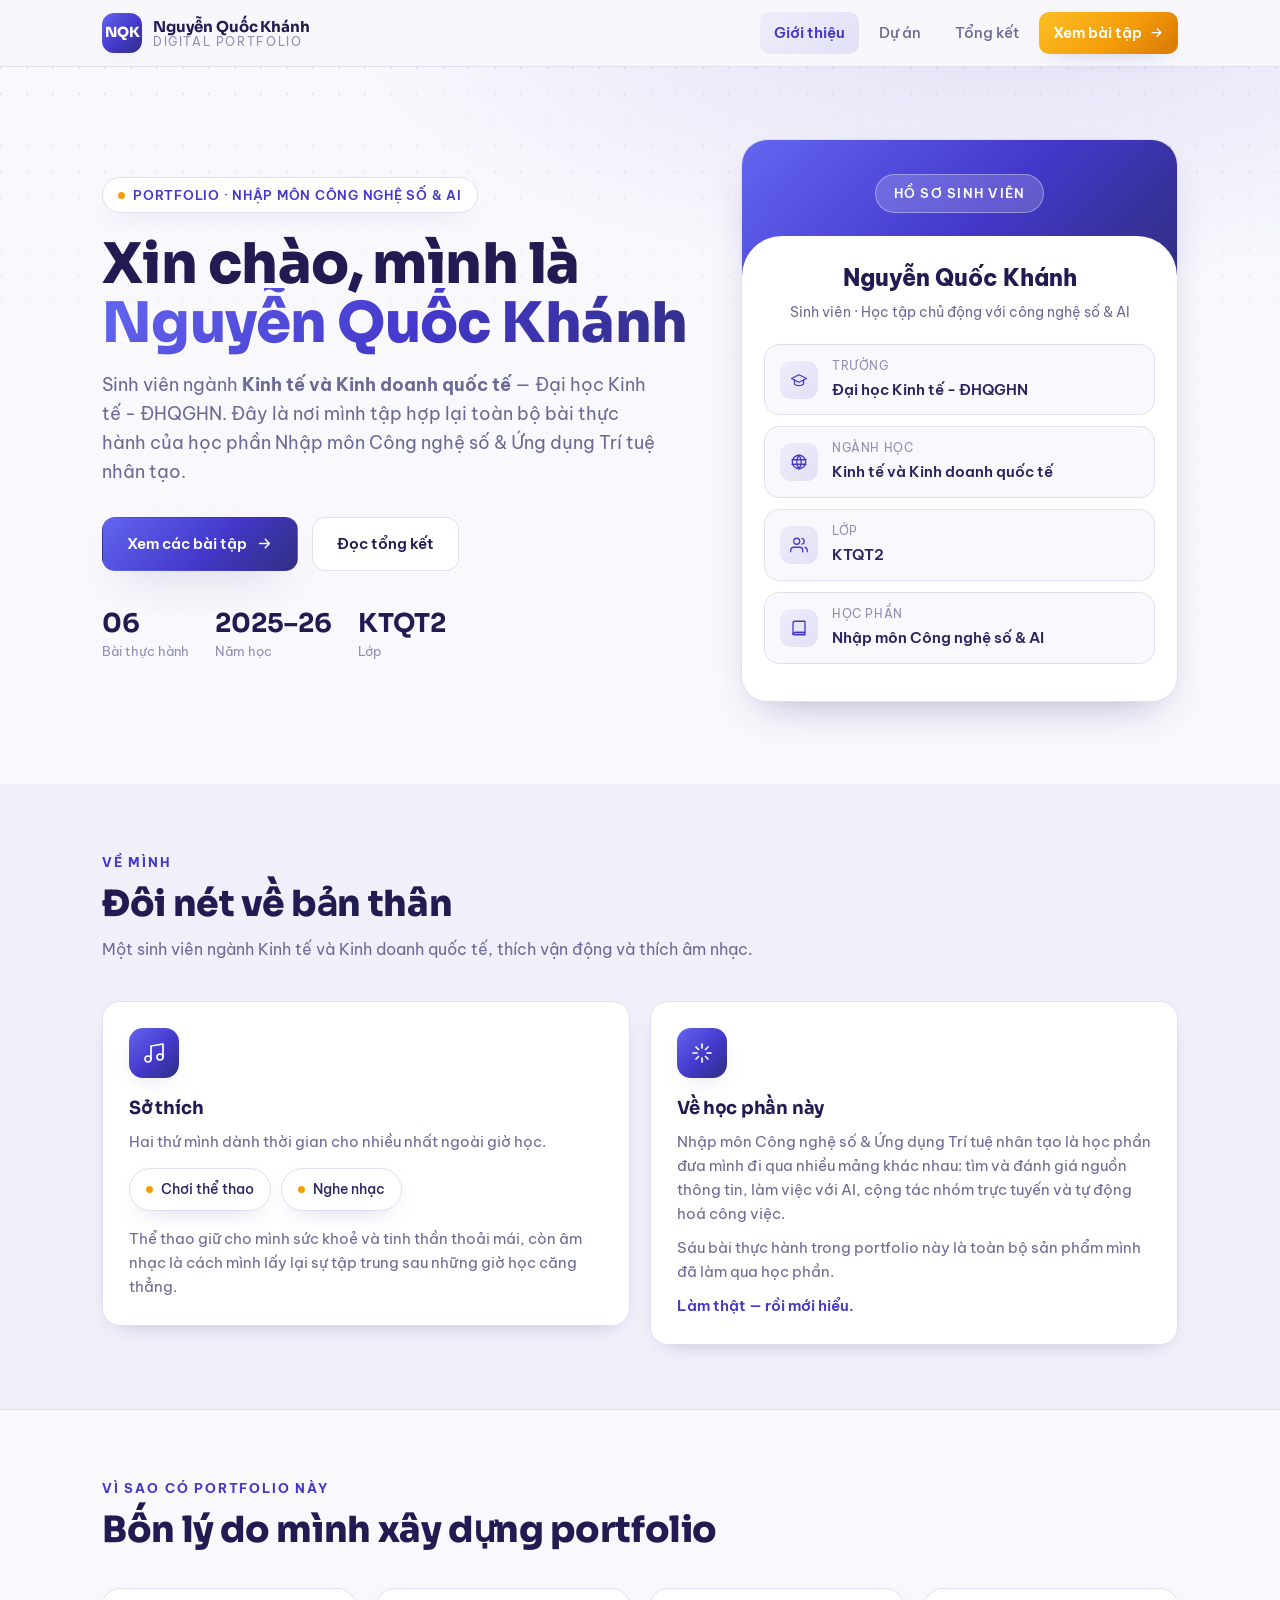
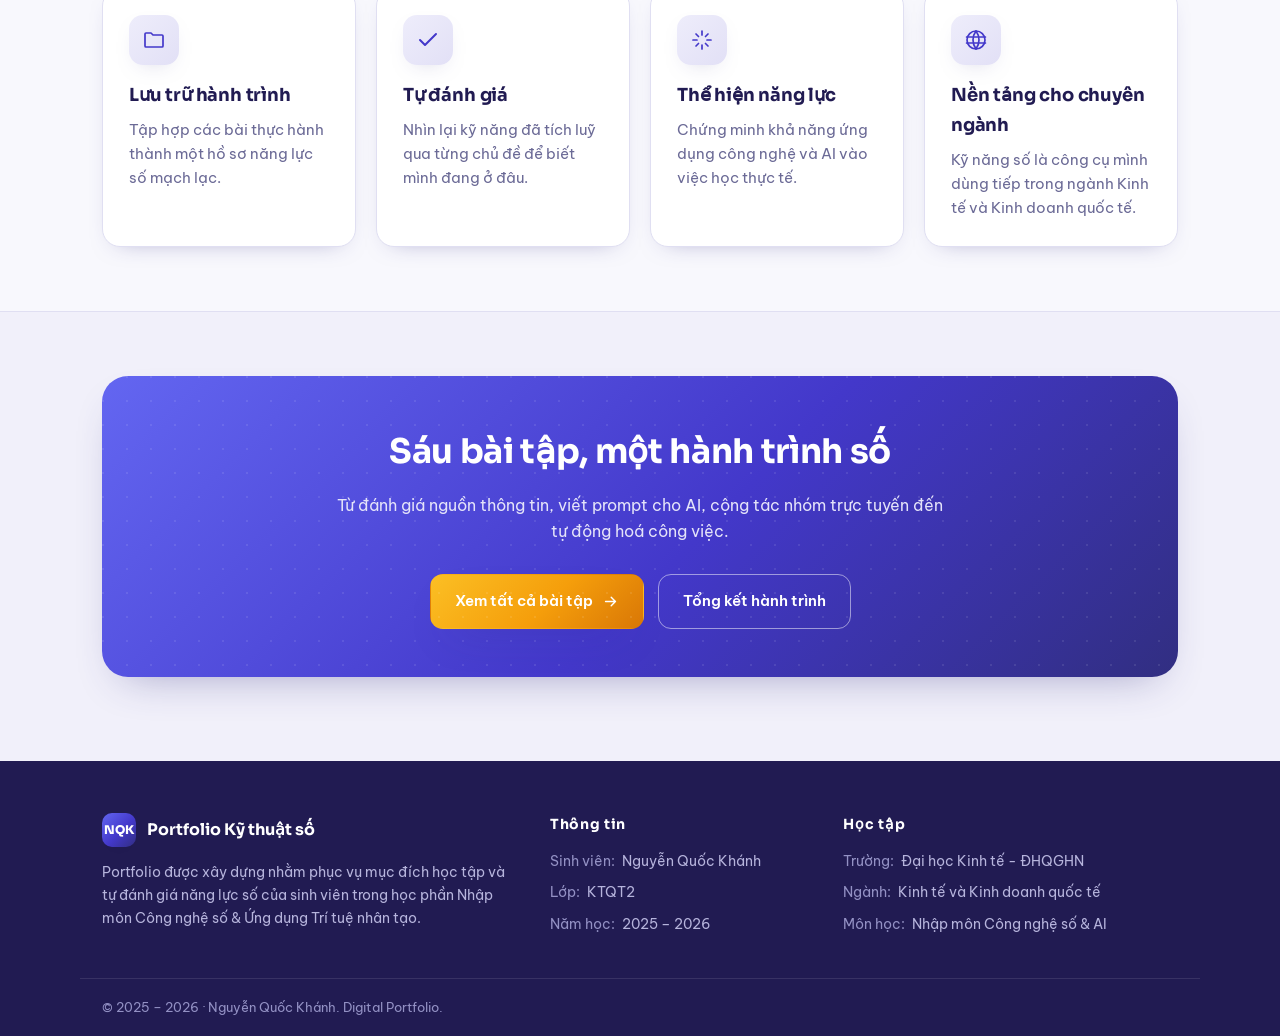
<file: index.html>
<!DOCTYPE html>
<html lang="vi">
<head>
<meta charset="UTF-8">
<meta name="viewport" content="width=device-width, initial-scale=1.0">
<title>Giới thiệu · Nguyễn Quốc Khánh</title>
<link rel="preconnect" href="https://fonts.googleapis.com">
<link rel="preconnect" href="https://fonts.gstatic.com" crossorigin>
<link href="https://fonts.googleapis.com/css2?family=Sora:wght@500;600;700;800&family=Be+Vietnam+Pro:wght@400;500;600;700&display=swap" rel="stylesheet">
<link rel="stylesheet" href="style.css">
</head>
<body><header class="nav">
  <div class="wrap nav-in">
    <a class="brand" href="index.html">
      <span class="brand-badge">NQK</span>
      <span class="brand-txt"><b>Nguyễn Quốc Khánh</b><em>Digital Portfolio</em></span>
    </a>
    <input type="checkbox" id="navtog" class="navtog">
    <label for="navtog" class="burger" aria-label="Menu"><span></span><span></span><span></span></label>
    <nav class="menu">
      <a href="index.html" class="active">Giới thiệu</a>
      <a href="du-an.html">Dự án</a>
      <a href="tong-ket.html">Tổng kết</a>
      <a class="menu-cta" href="du-an.html">Xem bài tập <svg viewBox="0 0 24 24" fill="none" stroke="currentColor" stroke-width="2" stroke-linecap="round" stroke-linejoin="round"><path d="M5 12h14M13 6l6 6-6 6"/></svg></a>
    </nav>
  </div>
</header>
<section class="hero">
  <div class="wrap hero-in">
    <div>
      <span class="eyebrow"><b></b>Portfolio · Nhập môn Công nghệ số &amp; AI</span>
      <h1>Xin chào, mình là<br><span class="g">Nguyễn Quốc Khánh</span></h1>
      <p class="lead">Sinh viên ngành <b>Kinh tế và Kinh doanh quốc tế</b> — Đại học Kinh tế - ĐHQGHN. Đây là nơi mình tập hợp lại toàn bộ bài thực hành của học phần Nhập môn Công nghệ số &amp; Ứng dụng Trí tuệ nhân tạo.</p>
      <div class="cta">
        <a class="btn btn-primary" href="du-an.html">Xem các bài tập <svg viewBox="0 0 24 24" fill="none" stroke="currentColor" stroke-width="2" stroke-linecap="round" stroke-linejoin="round"><path d="M5 12h14M13 6l6 6-6 6"/></svg></a>
        <a class="btn btn-ghost" href="tong-ket.html">Đọc tổng kết</a>
      </div>
      <div class="hero-stats">
        <div class="st"><b>06</b><span>Bài thực hành</span></div>
        <div class="st"><b>2025–26</b><span>Năm học</span></div>
        <div class="st"><b>KTQT2</b><span>Lớp</span></div>
      </div>
    </div>
    <div class="pcard">
      <div class="pcard-top noava"><span class="pcard-tag">Hồ sơ sinh viên</span></div>
      <div class="pcard-body noava">
        <div class="pcard-name">Nguyễn Quốc Khánh</div>
        <div class="pcard-role">Sinh viên · Học tập chủ động với công nghệ số &amp; AI</div>
        <div class="prow"><div class="pi"><svg viewBox="0 0 24 24" fill="none" stroke="currentColor" stroke-width="1.7" stroke-linecap="round" stroke-linejoin="round"><path d="M22 10 12 5 2 10l10 5 10-5Z"/><path d="M6 12v5c0 1 2.7 2.5 6 2.5s6-1.5 6-2.5v-5"/></svg></div><div class="pt"><span>Trường</span><b>Đại học Kinh tế - ĐHQGHN</b></div></div>
        <div class="prow"><div class="pi"><svg viewBox="0 0 24 24" fill="none" stroke="currentColor" stroke-width="1.7" stroke-linecap="round" stroke-linejoin="round"><circle cx="12" cy="12" r="9"/><path d="M2.6 9h18.8M2.6 15h18.8M12 3a15 15 0 0 1 0 18M12 3a15 15 0 0 0 0 18"/></svg></div><div class="pt"><span>Ngành học</span><b>Kinh tế và Kinh doanh quốc tế</b></div></div>
        <div class="prow"><div class="pi"><svg viewBox="0 0 24 24" fill="none" stroke="currentColor" stroke-width="1.7" stroke-linecap="round" stroke-linejoin="round"><path d="M17 21v-2a4 4 0 0 0-4-4H5a4 4 0 0 0-4 4v2"/><circle cx="9" cy="7" r="4"/><path d="M23 21v-2a4 4 0 0 0-3-3.87M16 3.13a4 4 0 0 1 0 7.75"/></svg></div><div class="pt"><span>Lớp</span><b>KTQT2</b></div></div>
        <div class="prow"><div class="pi"><svg viewBox="0 0 24 24" fill="none" stroke="currentColor" stroke-width="1.7" stroke-linecap="round" stroke-linejoin="round"><path d="M4 5.5A2.5 2.5 0 0 1 6.5 3H20v15H6.5A2.5 2.5 0 0 0 4 20.5Z"/><path d="M4 20.5A2.5 2.5 0 0 1 6.5 18H20v3H6.5A2.5 2.5 0 0 1 4 20.5Z"/></svg></div><div class="pt"><span>Học phần</span><b>Nhập môn Công nghệ số &amp; AI</b></div></div>
        
      </div>
    </div>
  </div>
</section>

<section class="blk">
  <div class="wrap">
    <div class="sec-head"><span class="tag">Về mình</span><h2>Đôi nét về bản thân</h2>
      <p>Một sinh viên ngành Kinh tế và Kinh doanh quốc tế, thích vận động và thích âm nhạc.</p></div>
    <div class="grid g2" style="align-items:start">
      <div class="card">
        <div class="ic"><svg viewBox="0 0 24 24" fill="none" stroke="currentColor" stroke-width="1.7" stroke-linecap="round" stroke-linejoin="round"><path d="M9 18V5l12-2v13"/><circle cx="6" cy="18" r="3"/><circle cx="18" cy="16" r="3"/></svg></div>
        <h3>Sở thích</h3>
        <p style="margin-bottom:14px">Hai thứ mình dành thời gian cho nhiều nhất ngoài giờ học.</p>
        <div class="chips"><span class="chip"><span class="d"></span>Chơi thể thao</span><span class="chip"><span class="d"></span>Nghe nhạc</span></div>
        <p style="margin-top:16px;font-size:14.5px">Thể thao giữ cho mình sức khoẻ và tinh thần thoải mái, còn âm nhạc là cách mình lấy lại sự tập trung sau những giờ học căng thẳng.</p>
      </div>
      <div class="card">
        <div class="ic"><svg viewBox="0 0 24 24" fill="none" stroke="currentColor" stroke-width="1.7" stroke-linecap="round" stroke-linejoin="round"><path d="M12 3v4M12 17v4M3 12h4M17 12h4M6 6l2.5 2.5M15.5 15.5 18 18M18 6l-2.5 2.5M8.5 15.5 6 18"/></svg></div>
        <h3>Về học phần này</h3>
        <p>Nhập môn Công nghệ số &amp; Ứng dụng Trí tuệ nhân tạo là học phần đưa mình đi qua nhiều mảng khác nhau: tìm và đánh giá nguồn thông tin, làm việc với AI, cộng tác nhóm trực tuyến và tự động hoá công việc.</p>
        <p style="margin-top:10px">Sáu bài thực hành trong portfolio này là toàn bộ sản phẩm mình đã làm qua học phần.</p>
        <p style="margin-top:10px;color:var(--sky2);font-weight:600">Làm thật — rồi mới hiểu.</p>
      </div>
    </div>
  </div>
</section>

<section class="blk" style="background:var(--bg2);border-block:1px solid var(--line)">
  <div class="wrap">
    <div class="sec-head"><span class="tag">Vì sao có portfolio này</span><h2>Bốn lý do mình xây dựng portfolio</h2></div>
    <div class="grid g4">
      <div class="card"><div class="ic soft"><svg viewBox="0 0 24 24" fill="none" stroke="currentColor" stroke-width="1.7" stroke-linecap="round" stroke-linejoin="round"><path d="M4 5h5l2 2h9a1 1 0 0 1 1 1v10a1 1 0 0 1-1 1H4a1 1 0 0 1-1-1V6a1 1 0 0 1 1-1Z"/></svg></div><h3>Lưu trữ hành trình</h3><p>Tập hợp các bài thực hành thành một hồ sơ năng lực số mạch lạc.</p></div>
      <div class="card"><div class="ic soft"><svg viewBox="0 0 24 24" fill="none" stroke="currentColor" stroke-width="2" stroke-linecap="round" stroke-linejoin="round"><path d="M20 6 9 17l-5-5"/></svg></div><h3>Tự đánh giá</h3><p>Nhìn lại kỹ năng đã tích luỹ qua từng chủ đề để biết mình đang ở đâu.</p></div>
      <div class="card"><div class="ic soft"><svg viewBox="0 0 24 24" fill="none" stroke="currentColor" stroke-width="1.7" stroke-linecap="round" stroke-linejoin="round"><path d="M12 3v4M12 17v4M3 12h4M17 12h4M6 6l2.5 2.5M15.5 15.5 18 18M18 6l-2.5 2.5M8.5 15.5 6 18"/></svg></div><h3>Thể hiện năng lực</h3><p>Chứng minh khả năng ứng dụng công nghệ và AI vào việc học thực tế.</p></div>
      <div class="card"><div class="ic soft"><svg viewBox="0 0 24 24" fill="none" stroke="currentColor" stroke-width="1.7" stroke-linecap="round" stroke-linejoin="round"><circle cx="12" cy="12" r="9"/><path d="M2.6 9h18.8M2.6 15h18.8M12 3a15 15 0 0 1 0 18M12 3a15 15 0 0 0 0 18"/></svg></div><h3>Nền tảng cho chuyên ngành</h3><p>Kỹ năng số là công cụ mình dùng tiếp trong ngành Kinh tế và Kinh doanh quốc tế.</p></div>
    </div>
  </div>
</section>

<section class="blk">
  <div class="wrap">
    <div class="band">
      <h2>Sáu bài tập, một hành trình số</h2>
      <p>Từ đánh giá nguồn thông tin, viết prompt cho AI, cộng tác nhóm trực tuyến đến tự động hoá công việc.</p>
      <div class="cta" style="justify-content:center">
        <a class="btn btn-warm" href="du-an.html">Xem tất cả bài tập <svg viewBox="0 0 24 24" fill="none" stroke="currentColor" stroke-width="2" stroke-linecap="round" stroke-linejoin="round"><path d="M5 12h14M13 6l6 6-6 6"/></svg></a>
        <a class="btn btn-ghost" href="tong-ket.html">Tổng kết hành trình</a>
      </div>
    </div>
  </div>
</section>
<footer class="foot">
  <div class="wrap foot-in">
    <div class="foot-col">
      <div class="foot-brand"><span class="brand-badge sm">NQK</span><b>Portfolio Kỹ thuật số</b></div>
      <p>Portfolio được xây dựng nhằm phục vụ mục đích học tập và tự đánh giá năng lực số của sinh viên trong học phần Nhập môn Công nghệ số &amp; Ứng dụng Trí tuệ nhân tạo.</p>
    </div>
    <div class="foot-col">
      <h4>Thông tin</h4>
      <p><span>Sinh viên:</span> Nguyễn Quốc Khánh</p>
      <p><span>Lớp:</span> KTQT2</p>
      <p><span>Năm học:</span> 2025 – 2026</p>
    </div>
    <div class="foot-col">
      <h4>Học tập</h4>
      <p><span>Trường:</span> Đại học Kinh tế - ĐHQGHN</p>
      <p><span>Ngành:</span> Kinh tế và Kinh doanh quốc tế</p>
      <p><span>Môn học:</span> Nhập môn Công nghệ số &amp; AI</p>
    </div>
  </div>
  <div class="wrap foot-bar">&copy; 2025 – 2026 · Nguyễn Quốc Khánh. Digital Portfolio.</div>
</footer>
</body>
</html>
</file>
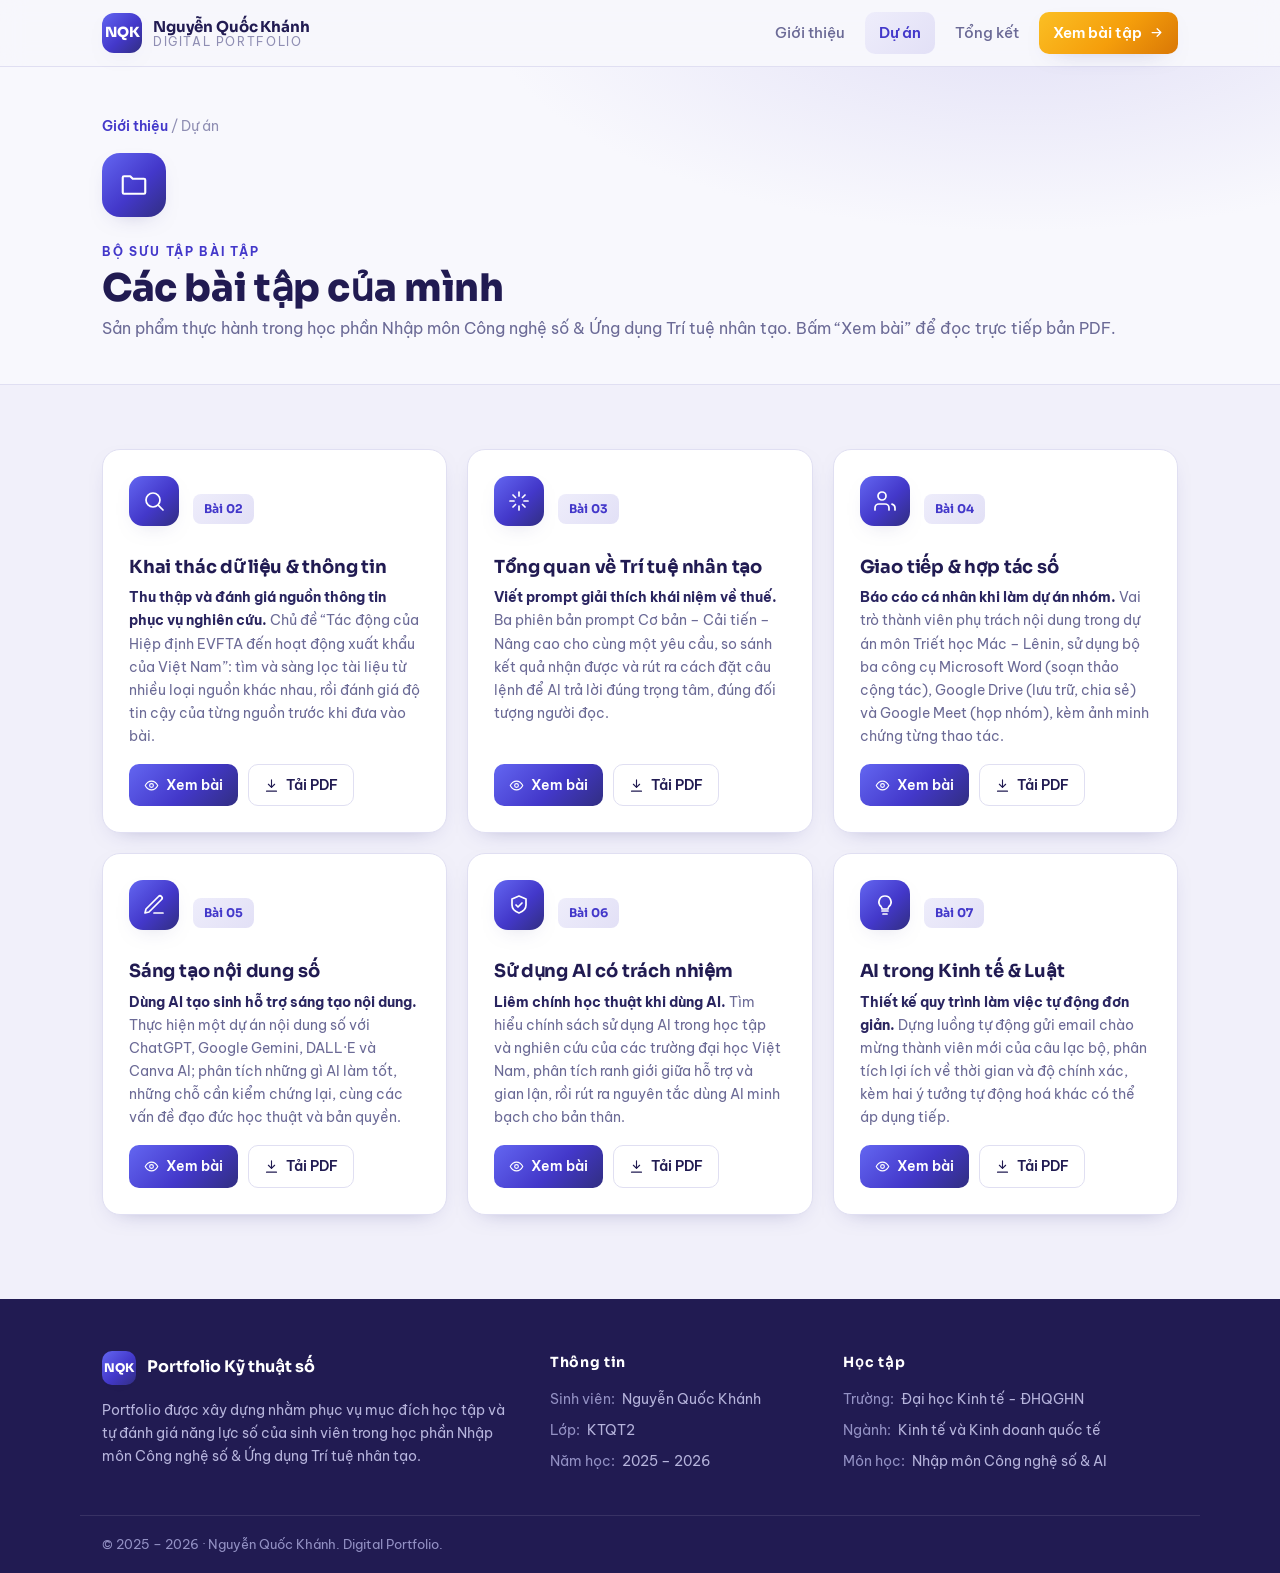
<file: du-an.html>
<!DOCTYPE html>
<html lang="vi">
<head>
<meta charset="UTF-8">
<meta name="viewport" content="width=device-width, initial-scale=1.0">
<title>Dự án · Nguyễn Quốc Khánh</title>
<link rel="preconnect" href="https://fonts.googleapis.com">
<link rel="preconnect" href="https://fonts.gstatic.com" crossorigin>
<link href="https://fonts.googleapis.com/css2?family=Sora:wght@500;600;700;800&family=Be+Vietnam+Pro:wght@400;500;600;700&display=swap" rel="stylesheet">
<link rel="stylesheet" href="style.css">
</head>
<body><header class="nav">
  <div class="wrap nav-in">
    <a class="brand" href="index.html">
      <span class="brand-badge">NQK</span>
      <span class="brand-txt"><b>Nguyễn Quốc Khánh</b><em>Digital Portfolio</em></span>
    </a>
    <input type="checkbox" id="navtog" class="navtog">
    <label for="navtog" class="burger" aria-label="Menu"><span></span><span></span><span></span></label>
    <nav class="menu">
      <a href="index.html">Giới thiệu</a>
      <a href="du-an.html" class="active">Dự án</a>
      <a href="tong-ket.html">Tổng kết</a>
      <a class="menu-cta" href="du-an.html">Xem bài tập <svg viewBox="0 0 24 24" fill="none" stroke="currentColor" stroke-width="2" stroke-linecap="round" stroke-linejoin="round"><path d="M5 12h14M13 6l6 6-6 6"/></svg></a>
    </nav>
  </div>
</header>
<section class="bhero"><div class="wrap bhero-in">
  <div class="crumb"><a href="index.html">Giới thiệu</a> / Dự án</div>
  <div class="bhead"><div class="ic"><svg viewBox="0 0 24 24" fill="none" stroke="currentColor" stroke-width="1.7" stroke-linecap="round" stroke-linejoin="round"><path d="M4 5h5l2 2h9a1 1 0 0 1 1 1v10a1 1 0 0 1-1 1H4a1 1 0 0 1-1-1V6a1 1 0 0 1 1-1Z"/></svg></div><div class="bt">
    <span class="tag">Bộ sưu tập bài tập</span>
    <h1>Các bài tập của mình</h1>
    <div class="sub">Sản phẩm thực hành trong học phần Nhập môn Công nghệ số &amp; Ứng dụng Trí tuệ nhân tạo. Bấm “Xem bài” để đọc trực tiếp bản PDF.</div>
  </div></div>
</div></section>
<section class="blk"><div class="wrap">
  <div class="grid g3"><div class="card pj">
      <div class="pj-top"><div class="ic"><svg viewBox="0 0 24 24" fill="none" stroke="currentColor" stroke-width="1.7" stroke-linecap="round" stroke-linejoin="round"><circle cx="11" cy="11" r="7"/><path d="m21 21-4.3-4.3"/></svg></div><span class="pj-badge">Bài 02</span></div>
      <h3>Khai thác dữ liệu &amp; thông tin</h3>
      <p><b style="color:var(--ink)">Thu thập và đánh giá nguồn thông tin phục vụ nghiên cứu.</b> Chủ đề “Tác động của Hiệp định EVFTA đến hoạt động xuất khẩu của Việt Nam”: tìm và sàng lọc tài liệu từ nhiều loại nguồn khác nhau, rồi đánh giá độ tin cậy của từng nguồn trước khi đưa vào bài.</p>
      <div class="pj-links">
        <a class="lk lk-view" href="pdf/bai-2.pdf" target="_blank" rel="noopener"><svg viewBox="0 0 24 24" fill="none" stroke="currentColor" stroke-width="1.8" stroke-linecap="round" stroke-linejoin="round"><path d="M2 12s3.6-7 10-7 10 7 10 7-3.6 7-10 7-10-7-10-7Z"/><circle cx="12" cy="12" r="3"/></svg> Xem bài</a>
        <a class="lk lk-dl" href="pdf/bai-2.pdf" download><svg viewBox="0 0 24 24" fill="none" stroke="currentColor" stroke-width="1.8" stroke-linecap="round" stroke-linejoin="round"><path d="M12 3v12M7 10l5 5 5-5M4 21h16"/></svg> Tải PDF</a>
      </div>
    </div><div class="card pj">
      <div class="pj-top"><div class="ic"><svg viewBox="0 0 24 24" fill="none" stroke="currentColor" stroke-width="1.7" stroke-linecap="round" stroke-linejoin="round"><path d="M12 3v4M12 17v4M3 12h4M17 12h4M6 6l2.5 2.5M15.5 15.5 18 18M18 6l-2.5 2.5M8.5 15.5 6 18"/></svg></div><span class="pj-badge">Bài 03</span></div>
      <h3>Tổng quan về Trí tuệ nhân tạo</h3>
      <p><b style="color:var(--ink)">Viết prompt giải thích khái niệm về thuế.</b> Ba phiên bản prompt Cơ bản – Cải tiến – Nâng cao cho cùng một yêu cầu, so sánh kết quả nhận được và rút ra cách đặt câu lệnh để AI trả lời đúng trọng tâm, đúng đối tượng người đọc.</p>
      <div class="pj-links">
        <a class="lk lk-view" href="pdf/bai-3.pdf" target="_blank" rel="noopener"><svg viewBox="0 0 24 24" fill="none" stroke="currentColor" stroke-width="1.8" stroke-linecap="round" stroke-linejoin="round"><path d="M2 12s3.6-7 10-7 10 7 10 7-3.6 7-10 7-10-7-10-7Z"/><circle cx="12" cy="12" r="3"/></svg> Xem bài</a>
        <a class="lk lk-dl" href="pdf/bai-3.pdf" download><svg viewBox="0 0 24 24" fill="none" stroke="currentColor" stroke-width="1.8" stroke-linecap="round" stroke-linejoin="round"><path d="M12 3v12M7 10l5 5 5-5M4 21h16"/></svg> Tải PDF</a>
      </div>
    </div><div class="card pj">
      <div class="pj-top"><div class="ic"><svg viewBox="0 0 24 24" fill="none" stroke="currentColor" stroke-width="1.7" stroke-linecap="round" stroke-linejoin="round"><path d="M16 21v-2a4 4 0 0 0-4-4H6a4 4 0 0 0-4 4v2"/><circle cx="9" cy="7" r="4"/><path d="M22 21v-2a4 4 0 0 0-3-3.87"/></svg></div><span class="pj-badge">Bài 04</span></div>
      <h3>Giao tiếp &amp; hợp tác số</h3>
      <p><b style="color:var(--ink)">Báo cáo cá nhân khi làm dự án nhóm.</b> Vai trò thành viên phụ trách nội dung trong dự án môn Triết học Mác – Lênin, sử dụng bộ ba công cụ Microsoft Word (soạn thảo cộng tác), Google Drive (lưu trữ, chia sẻ) và Google Meet (họp nhóm), kèm ảnh minh chứng từng thao tác.</p>
      <div class="pj-links">
        <a class="lk lk-view" href="pdf/bai-4.pdf" target="_blank" rel="noopener"><svg viewBox="0 0 24 24" fill="none" stroke="currentColor" stroke-width="1.8" stroke-linecap="round" stroke-linejoin="round"><path d="M2 12s3.6-7 10-7 10 7 10 7-3.6 7-10 7-10-7-10-7Z"/><circle cx="12" cy="12" r="3"/></svg> Xem bài</a>
        <a class="lk lk-dl" href="pdf/bai-4.pdf" download><svg viewBox="0 0 24 24" fill="none" stroke="currentColor" stroke-width="1.8" stroke-linecap="round" stroke-linejoin="round"><path d="M12 3v12M7 10l5 5 5-5M4 21h16"/></svg> Tải PDF</a>
      </div>
    </div><div class="card pj">
      <div class="pj-top"><div class="ic"><svg viewBox="0 0 24 24" fill="none" stroke="currentColor" stroke-width="1.7" stroke-linecap="round" stroke-linejoin="round"><path d="M12 20h9"/><path d="M16.5 3.5a2.1 2.1 0 0 1 3 3L7 19l-4 1 1-4Z"/></svg></div><span class="pj-badge">Bài 05</span></div>
      <h3>Sáng tạo nội dung số</h3>
      <p><b style="color:var(--ink)">Dùng AI tạo sinh hỗ trợ sáng tạo nội dung.</b> Thực hiện một dự án nội dung số với ChatGPT, Google Gemini, DALL·E và Canva AI; phân tích những gì AI làm tốt, những chỗ cần kiểm chứng lại, cùng các vấn đề đạo đức học thuật và bản quyền.</p>
      <div class="pj-links">
        <a class="lk lk-view" href="pdf/bai-5.pdf" target="_blank" rel="noopener"><svg viewBox="0 0 24 24" fill="none" stroke="currentColor" stroke-width="1.8" stroke-linecap="round" stroke-linejoin="round"><path d="M2 12s3.6-7 10-7 10 7 10 7-3.6 7-10 7-10-7-10-7Z"/><circle cx="12" cy="12" r="3"/></svg> Xem bài</a>
        <a class="lk lk-dl" href="pdf/bai-5.pdf" download><svg viewBox="0 0 24 24" fill="none" stroke="currentColor" stroke-width="1.8" stroke-linecap="round" stroke-linejoin="round"><path d="M12 3v12M7 10l5 5 5-5M4 21h16"/></svg> Tải PDF</a>
      </div>
    </div><div class="card pj">
      <div class="pj-top"><div class="ic"><svg viewBox="0 0 24 24" fill="none" stroke="currentColor" stroke-width="1.7" stroke-linecap="round" stroke-linejoin="round"><path d="M12 3 5 6v6c0 4 3 6.5 7 8 4-1.5 7-4 7-8V6l-7-3Z"/><path d="m9 12 2 2 4-4"/></svg></div><span class="pj-badge">Bài 06</span></div>
      <h3>Sử dụng AI có trách nhiệm</h3>
      <p><b style="color:var(--ink)">Liêm chính học thuật khi dùng AI.</b> Tìm hiểu chính sách sử dụng AI trong học tập và nghiên cứu của các trường đại học Việt Nam, phân tích ranh giới giữa hỗ trợ và gian lận, rồi rút ra nguyên tắc dùng AI minh bạch cho bản thân.</p>
      <div class="pj-links">
        <a class="lk lk-view" href="pdf/bai-6.pdf" target="_blank" rel="noopener"><svg viewBox="0 0 24 24" fill="none" stroke="currentColor" stroke-width="1.8" stroke-linecap="round" stroke-linejoin="round"><path d="M2 12s3.6-7 10-7 10 7 10 7-3.6 7-10 7-10-7-10-7Z"/><circle cx="12" cy="12" r="3"/></svg> Xem bài</a>
        <a class="lk lk-dl" href="pdf/bai-6.pdf" download><svg viewBox="0 0 24 24" fill="none" stroke="currentColor" stroke-width="1.8" stroke-linecap="round" stroke-linejoin="round"><path d="M12 3v12M7 10l5 5 5-5M4 21h16"/></svg> Tải PDF</a>
      </div>
    </div><div class="card pj">
      <div class="pj-top"><div class="ic"><svg viewBox="0 0 24 24" fill="none" stroke="currentColor" stroke-width="1.7" stroke-linecap="round" stroke-linejoin="round"><path d="M9 18h6M10 21h4M12 3a6 6 0 0 0-4 10.5c.7.7 1 1.3 1 2.5h6c0-1.2.3-1.8 1-2.5A6 6 0 0 0 12 3Z"/></svg></div><span class="pj-badge">Bài 07</span></div>
      <h3>AI trong Kinh tế &amp; Luật</h3>
      <p><b style="color:var(--ink)">Thiết kế quy trình làm việc tự động đơn giản.</b> Dựng luồng tự động gửi email chào mừng thành viên mới của câu lạc bộ, phân tích lợi ích về thời gian và độ chính xác, kèm hai ý tưởng tự động hoá khác có thể áp dụng tiếp.</p>
      <div class="pj-links">
        <a class="lk lk-view" href="pdf/bai-7.pdf" target="_blank" rel="noopener"><svg viewBox="0 0 24 24" fill="none" stroke="currentColor" stroke-width="1.8" stroke-linecap="round" stroke-linejoin="round"><path d="M2 12s3.6-7 10-7 10 7 10 7-3.6 7-10 7-10-7-10-7Z"/><circle cx="12" cy="12" r="3"/></svg> Xem bài</a>
        <a class="lk lk-dl" href="pdf/bai-7.pdf" download><svg viewBox="0 0 24 24" fill="none" stroke="currentColor" stroke-width="1.8" stroke-linecap="round" stroke-linejoin="round"><path d="M12 3v12M7 10l5 5 5-5M4 21h16"/></svg> Tải PDF</a>
      </div>
    </div></div>
</div></section>
<footer class="foot">
  <div class="wrap foot-in">
    <div class="foot-col">
      <div class="foot-brand"><span class="brand-badge sm">NQK</span><b>Portfolio Kỹ thuật số</b></div>
      <p>Portfolio được xây dựng nhằm phục vụ mục đích học tập và tự đánh giá năng lực số của sinh viên trong học phần Nhập môn Công nghệ số &amp; Ứng dụng Trí tuệ nhân tạo.</p>
    </div>
    <div class="foot-col">
      <h4>Thông tin</h4>
      <p><span>Sinh viên:</span> Nguyễn Quốc Khánh</p>
      <p><span>Lớp:</span> KTQT2</p>
      <p><span>Năm học:</span> 2025 – 2026</p>
    </div>
    <div class="foot-col">
      <h4>Học tập</h4>
      <p><span>Trường:</span> Đại học Kinh tế - ĐHQGHN</p>
      <p><span>Ngành:</span> Kinh tế và Kinh doanh quốc tế</p>
      <p><span>Môn học:</span> Nhập môn Công nghệ số &amp; AI</p>
    </div>
  </div>
  <div class="wrap foot-bar">&copy; 2025 – 2026 · Nguyễn Quốc Khánh. Digital Portfolio.</div>
</footer>
</body>
</html>
</file>
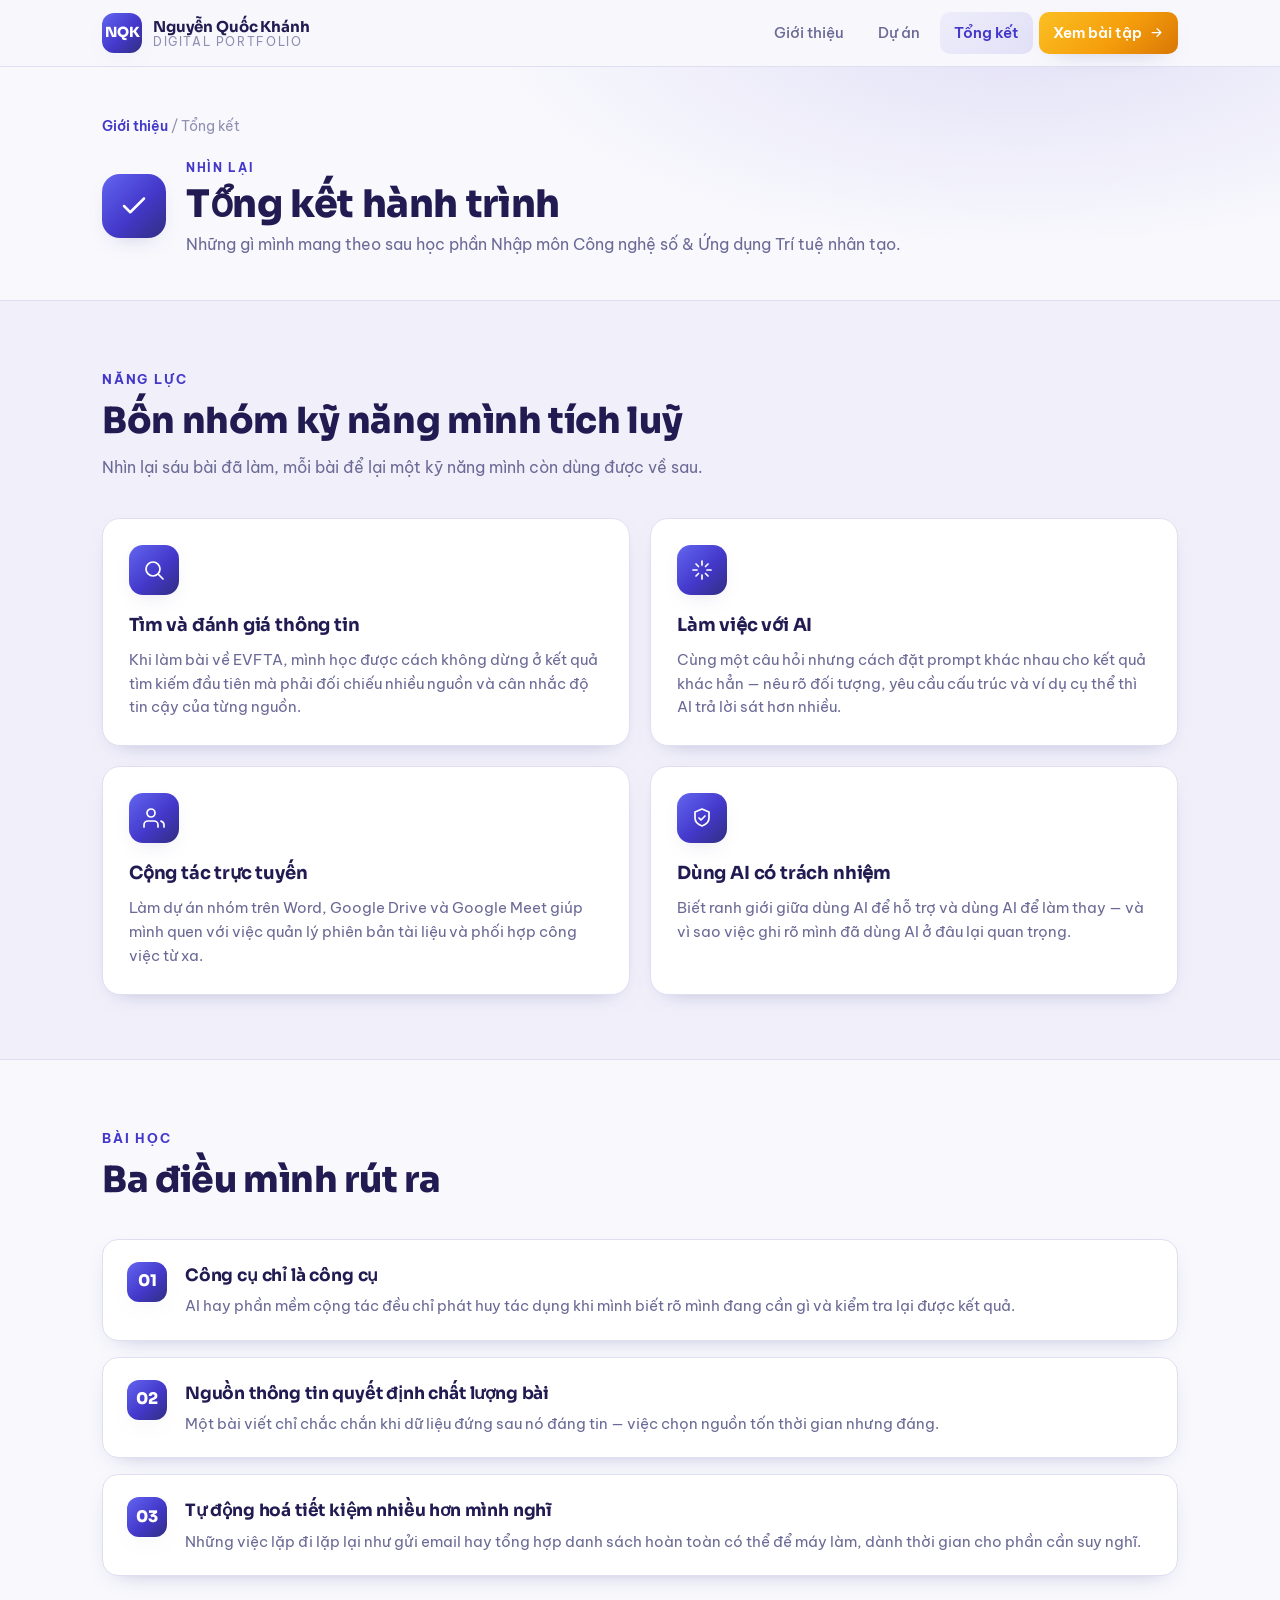
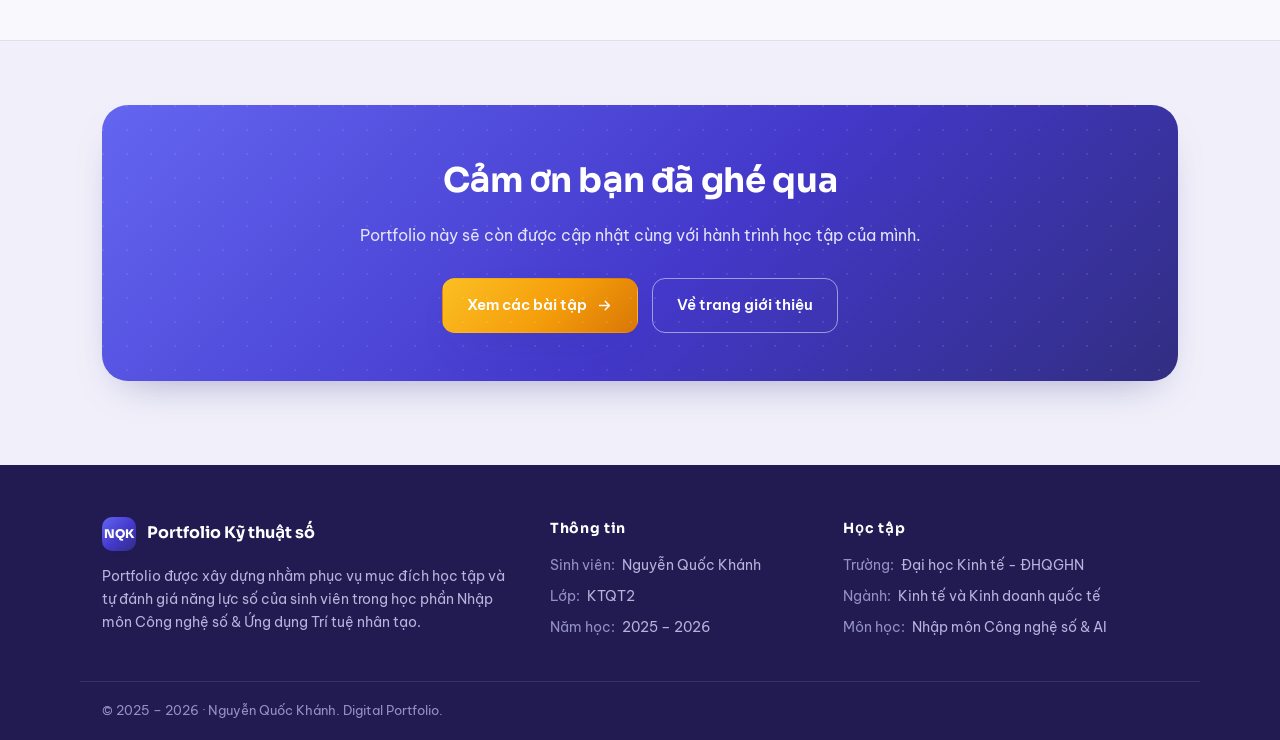
<file: tong-ket.html>
<!DOCTYPE html>
<html lang="vi">
<head>
<meta charset="UTF-8">
<meta name="viewport" content="width=device-width, initial-scale=1.0">
<title>Tổng kết · Nguyễn Quốc Khánh</title>
<link rel="preconnect" href="https://fonts.googleapis.com">
<link rel="preconnect" href="https://fonts.gstatic.com" crossorigin>
<link href="https://fonts.googleapis.com/css2?family=Sora:wght@500;600;700;800&family=Be+Vietnam+Pro:wght@400;500;600;700&display=swap" rel="stylesheet">
<link rel="stylesheet" href="style.css">
</head>
<body><header class="nav">
  <div class="wrap nav-in">
    <a class="brand" href="index.html">
      <span class="brand-badge">NQK</span>
      <span class="brand-txt"><b>Nguyễn Quốc Khánh</b><em>Digital Portfolio</em></span>
    </a>
    <input type="checkbox" id="navtog" class="navtog">
    <label for="navtog" class="burger" aria-label="Menu"><span></span><span></span><span></span></label>
    <nav class="menu">
      <a href="index.html">Giới thiệu</a>
      <a href="du-an.html">Dự án</a>
      <a href="tong-ket.html" class="active">Tổng kết</a>
      <a class="menu-cta" href="du-an.html">Xem bài tập <svg viewBox="0 0 24 24" fill="none" stroke="currentColor" stroke-width="2" stroke-linecap="round" stroke-linejoin="round"><path d="M5 12h14M13 6l6 6-6 6"/></svg></a>
    </nav>
  </div>
</header>
<section class="bhero"><div class="wrap bhero-in">
  <div class="crumb"><a href="index.html">Giới thiệu</a> / Tổng kết</div>
  <div class="bhead"><div class="ic"><svg viewBox="0 0 24 24" fill="none" stroke="currentColor" stroke-width="2" stroke-linecap="round" stroke-linejoin="round"><path d="M20 6 9 17l-5-5"/></svg></div><div class="bt">
    <span class="tag">Nhìn lại</span>
    <h1>Tổng kết hành trình</h1>
    <div class="sub">Những gì mình mang theo sau học phần Nhập môn Công nghệ số &amp; Ứng dụng Trí tuệ nhân tạo.</div>
  </div></div>
</div></section>

<section class="blk"><div class="wrap">
  <div class="sec-head"><span class="tag">Năng lực</span><h2>Bốn nhóm kỹ năng mình tích luỹ</h2>
    <p>Nhìn lại sáu bài đã làm, mỗi bài để lại một kỹ năng mình còn dùng được về sau.</p></div>
  <div class="grid g2">
    <div class="card"><div class="ic"><svg viewBox="0 0 24 24" fill="none" stroke="currentColor" stroke-width="1.7" stroke-linecap="round" stroke-linejoin="round"><circle cx="11" cy="11" r="7"/><path d="m21 21-4.3-4.3"/></svg></div><h3>Tìm và đánh giá thông tin</h3><p>Khi làm bài về EVFTA, mình học được cách không dừng ở kết quả tìm kiếm đầu tiên mà phải đối chiếu nhiều nguồn và cân nhắc độ tin cậy của từng nguồn.</p></div>
    <div class="card"><div class="ic"><svg viewBox="0 0 24 24" fill="none" stroke="currentColor" stroke-width="1.7" stroke-linecap="round" stroke-linejoin="round"><path d="M12 3v4M12 17v4M3 12h4M17 12h4M6 6l2.5 2.5M15.5 15.5 18 18M18 6l-2.5 2.5M8.5 15.5 6 18"/></svg></div><h3>Làm việc với AI</h3><p>Cùng một câu hỏi nhưng cách đặt prompt khác nhau cho kết quả khác hẳn — nêu rõ đối tượng, yêu cầu cấu trúc và ví dụ cụ thể thì AI trả lời sát hơn nhiều.</p></div>
    <div class="card"><div class="ic"><svg viewBox="0 0 24 24" fill="none" stroke="currentColor" stroke-width="1.7" stroke-linecap="round" stroke-linejoin="round"><path d="M16 21v-2a4 4 0 0 0-4-4H6a4 4 0 0 0-4 4v2"/><circle cx="9" cy="7" r="4"/><path d="M22 21v-2a4 4 0 0 0-3-3.87"/></svg></div><h3>Cộng tác trực tuyến</h3><p>Làm dự án nhóm trên Word, Google Drive và Google Meet giúp mình quen với việc quản lý phiên bản tài liệu và phối hợp công việc từ xa.</p></div>
    <div class="card"><div class="ic"><svg viewBox="0 0 24 24" fill="none" stroke="currentColor" stroke-width="1.7" stroke-linecap="round" stroke-linejoin="round"><path d="M12 3 5 6v6c0 4 3 6.5 7 8 4-1.5 7-4 7-8V6l-7-3Z"/><path d="m9 12 2 2 4-4"/></svg></div><h3>Dùng AI có trách nhiệm</h3><p>Biết ranh giới giữa dùng AI để hỗ trợ và dùng AI để làm thay — và vì sao việc ghi rõ mình đã dùng AI ở đâu lại quan trọng.</p></div>
  </div>
</div></section>

<section class="blk" style="background:var(--bg2);border-block:1px solid var(--line)"><div class="wrap">
  <div class="sec-head"><span class="tag">Bài học</span><h2>Ba điều mình rút ra</h2></div>
  <div class="path">
    <div class="step"><div class="num">01</div><div><h3>Công cụ chỉ là công cụ</h3><p>AI hay phần mềm cộng tác đều chỉ phát huy tác dụng khi mình biết rõ mình đang cần gì và kiểm tra lại được kết quả.</p></div></div>
    <div class="step"><div class="num">02</div><div><h3>Nguồn thông tin quyết định chất lượng bài</h3><p>Một bài viết chỉ chắc chắn khi dữ liệu đứng sau nó đáng tin — việc chọn nguồn tốn thời gian nhưng đáng.</p></div></div>
    <div class="step"><div class="num">03</div><div><h3>Tự động hoá tiết kiệm nhiều hơn mình nghĩ</h3><p>Những việc lặp đi lặp lại như gửi email hay tổng hợp danh sách hoàn toàn có thể để máy làm, dành thời gian cho phần cần suy nghĩ.</p></div></div>
  </div>
</div></section>

<section class="blk"><div class="wrap">
  <div class="band">
    <h2>Cảm ơn bạn đã ghé qua</h2>
    <p>Portfolio này sẽ còn được cập nhật cùng với hành trình học tập của mình.</p>
    <div class="cta" style="justify-content:center">
      <a class="btn btn-warm" href="du-an.html">Xem các bài tập <svg viewBox="0 0 24 24" fill="none" stroke="currentColor" stroke-width="2" stroke-linecap="round" stroke-linejoin="round"><path d="M5 12h14M13 6l6 6-6 6"/></svg></a>
      <a class="btn btn-ghost" href="index.html">Về trang giới thiệu</a>
    </div>
  </div>
</div></section>
<footer class="foot">
  <div class="wrap foot-in">
    <div class="foot-col">
      <div class="foot-brand"><span class="brand-badge sm">NQK</span><b>Portfolio Kỹ thuật số</b></div>
      <p>Portfolio được xây dựng nhằm phục vụ mục đích học tập và tự đánh giá năng lực số của sinh viên trong học phần Nhập môn Công nghệ số &amp; Ứng dụng Trí tuệ nhân tạo.</p>
    </div>
    <div class="foot-col">
      <h4>Thông tin</h4>
      <p><span>Sinh viên:</span> Nguyễn Quốc Khánh</p>
      <p><span>Lớp:</span> KTQT2</p>
      <p><span>Năm học:</span> 2025 – 2026</p>
    </div>
    <div class="foot-col">
      <h4>Học tập</h4>
      <p><span>Trường:</span> Đại học Kinh tế - ĐHQGHN</p>
      <p><span>Ngành:</span> Kinh tế và Kinh doanh quốc tế</p>
      <p><span>Môn học:</span> Nhập môn Công nghệ số &amp; AI</p>
    </div>
  </div>
  <div class="wrap foot-bar">&copy; 2025 – 2026 · Nguyễn Quốc Khánh. Digital Portfolio.</div>
</footer>
</body>
</html>
</file>
<file: style.css>
:root{
  --navy:#211b52; --navy2:#312e81; --ink:#2a2560; --slate:#6b6a96; --muted:#8f8eb3;
  --sky:#5b5bd6; --sky2:#4338ca; --cyan:#f59245; --deep:#312e81;
  --orange:#f59e0b; --orange2:#d97706;
  --bg:#f1f0fa; --bg2:#f8f8fd; --card:#ffffff; --line:#e0dff2;
  --grad:linear-gradient(135deg,#6366f1 0%,#4338ca 55%,#312e81 100%);
  --grad-soft:linear-gradient(135deg,#eeedfb,#e2e0f6);
  --grad-warm:linear-gradient(135deg,#fbbf24 0%,#f59e0b 55%,#d97706 100%);
  --shadow:0 18px 44px -22px rgba(49,46,129,.45);
  --shadow-sm:0 8px 24px -16px rgba(49,46,129,.5);
}
*{box-sizing:border-box;margin:0;padding:0}
html{scroll-behavior:smooth}
body{font-family:'Be Vietnam Pro',system-ui,sans-serif;color:var(--ink);background:var(--bg);line-height:1.65;-webkit-font-smoothing:antialiased;overflow-x:hidden}
h1,h2,h3,h4,.brand-txt b{font-family:'Sora',sans-serif;letter-spacing:-.01em}
a{color:inherit;text-decoration:none}
.wrap{max-width:1120px;margin:0 auto;padding:0 22px}
svg{width:1em;height:1em;display:inline-block;vertical-align:-.12em}
img{max-width:100%;display:block}

/* NAV */
.nav{position:sticky;top:0;z-index:50;background:rgba(248,248,253,.82);backdrop-filter:blur(12px);border-bottom:1px solid var(--line)}
.nav-in{display:flex;align-items:center;justify-content:space-between;height:66px}
.brand{display:flex;align-items:center;gap:11px}
.brand-badge{display:grid;place-items:center;width:40px;height:40px;border-radius:12px;background:var(--grad);color:#fff;font-family:'Sora';font-weight:800;font-size:14px;box-shadow:var(--shadow-sm)}
.brand-badge.sm{width:34px;height:34px;font-size:12px;border-radius:10px}
.brand-txt{display:flex;flex-direction:column;line-height:1.15}
.brand-txt b{font-size:15px;color:var(--navy)}
.brand-txt em{font-style:normal;font-size:11.5px;color:var(--muted);letter-spacing:.14em;text-transform:uppercase}
.menu{display:flex;align-items:center;gap:6px}
.menu>a{padding:9px 14px;border-radius:10px;font-weight:500;font-size:14.5px;color:var(--slate);transition:.18s}
.menu>a:hover{color:var(--sky2);background:var(--grad-soft)}
.menu>a.active{color:var(--sky2);background:var(--grad-soft);font-weight:600}
.menu-cta{display:inline-flex;align-items:center;gap:7px;background:var(--grad-warm)!important;color:#fff!important;font-weight:600!important;box-shadow:var(--shadow-sm)}
.menu-cta svg{width:15px;height:15px}
.navtog,.burger{display:none}

/* HERO */
.hero{position:relative;overflow:hidden;background:radial-gradient(1100px 460px at 78% -8%,#e2e0f6 0,transparent 60%),var(--bg2)}
.hero:before{content:"";position:absolute;inset:0;background-image:radial-gradient(circle at 1px 1px,rgba(99,102,241,.12) 1px,transparent 0);background-size:26px 26px;-webkit-mask:linear-gradient(180deg,#000,transparent 82%);mask:linear-gradient(180deg,#000,transparent 82%)}
.hero-in{position:relative;display:grid;grid-template-columns:1.15fr .85fr;gap:48px;align-items:center;padding-block:72px 82px}
.eyebrow{display:inline-flex;align-items:center;gap:8px;padding:7px 15px;border-radius:999px;background:#fff;border:1px solid var(--line);color:var(--sky2);font-weight:600;font-size:12.5px;letter-spacing:.06em;text-transform:uppercase;box-shadow:var(--shadow-sm)}
.eyebrow b{width:7px;height:7px;border-radius:50%;background:var(--orange);display:inline-block}
.hero h1{font-size:clamp(34px,5vw,56px);font-weight:800;line-height:1.05;color:var(--navy);margin:22px 0 18px}
.hero h1 .g{background:var(--grad);-webkit-background-clip:text;background-clip:text;color:transparent}
.hero p.lead{font-size:17.5px;color:var(--slate);max-width:560px}
.cta{display:flex;gap:14px;flex-wrap:wrap;margin-top:30px}
.btn{display:inline-flex;align-items:center;gap:9px;padding:14px 24px;border-radius:13px;font-weight:600;font-size:15px;transition:.2s;border:1px solid transparent}
.btn-primary{background:var(--grad);color:#fff;box-shadow:var(--shadow)}
.btn-warm{background:var(--grad-warm);color:#fff;box-shadow:var(--shadow)}
.btn-warm:hover{transform:translateY(-2px)}
.btn-primary:hover{transform:translateY(-2px)}
.btn-ghost{background:#fff;color:var(--navy);border-color:var(--line)}
.btn-ghost:hover{border-color:var(--sky);color:var(--sky2)}
.btn svg{width:17px;height:17px}
.hero-stats{display:flex;gap:26px;margin-top:40px;flex-wrap:wrap}
.hero-stats .st b{font-family:'Sora';font-size:26px;color:var(--navy);display:block;line-height:1}
.hero-stats .st span{font-size:13px;color:var(--muted)}

/* PROFILE CARD */
.pcard{background:var(--card);border:1px solid var(--line);border-radius:26px;box-shadow:var(--shadow);overflow:hidden}
.pcard-top{background:var(--grad);padding:30px 26px 58px;text-align:center;position:relative}
.pcard-top:after{content:"";position:absolute;left:0;right:0;bottom:-1px;height:40px;background:var(--card);border-radius:40px 40px 0 0}
.pcard-ava{width:118px;height:118px;border-radius:50%;object-fit:cover;border:5px solid #fff;box-shadow:0 12px 30px -10px rgba(0,0,0,.4);margin:0 auto;position:relative;z-index:2}
.pcard-body{padding:0 22px 26px;margin-top:-30px;position:relative;z-index:3}
.pcard-name{text-align:center;font-size:23px;font-weight:800;color:var(--navy)}
.pcard-role{text-align:center;color:var(--slate);font-size:14px;margin:4px 0 20px}
.prow{display:flex;align-items:center;gap:14px;padding:12px 15px;border-radius:15px;background:var(--bg2);border:1px solid var(--line);margin-bottom:11px}
.prow .pi{flex:none;width:38px;height:38px;border-radius:11px;display:grid;place-items:center;background:var(--grad-soft);color:var(--sky2);font-size:18px}
.prow .pt span{display:block;font-size:11.5px;color:var(--muted);text-transform:uppercase;letter-spacing:.05em}
.prow .pt b{font-size:15px;color:var(--ink);font-weight:600;word-break:break-word}

/* SECTIONS */
section.blk{padding:64px 0}
.sec-head{max-width:660px;margin-bottom:38px}
.sec-head.center{margin-left:auto;margin-right:auto;text-align:center}
.tag{color:var(--sky2);font-weight:700;font-size:13px;letter-spacing:.14em;text-transform:uppercase}
.sec-head h2{font-size:clamp(26px,3.4vw,36px);font-weight:800;color:var(--navy);margin:10px 0 12px;line-height:1.12}
.sec-head p{color:var(--slate);font-size:16px}

.grid{display:grid;gap:20px}
.g3{grid-template-columns:repeat(3,1fr)}
.g2{grid-template-columns:repeat(2,1fr)}
.g4{grid-template-columns:repeat(4,1fr)}
.card{background:var(--card);border:1px solid var(--line);border-radius:18px;padding:26px;box-shadow:var(--shadow-sm);transition:.2s}
.card:hover{transform:translateY(-4px);border-color:#c3c1ee;box-shadow:var(--shadow)}
.ic{width:50px;height:50px;border-radius:14px;display:grid;place-items:center;background:var(--grad);color:#fff;font-size:24px;box-shadow:var(--shadow-sm);margin-bottom:16px}
.ic.soft{background:var(--grad-soft);color:var(--sky2)}
.card h3{font-size:18px;color:var(--navy);margin-bottom:7px}
.card p{color:var(--slate);font-size:14.5px}
.num{font-family:'Sora';font-weight:800;font-size:15px;color:#fff;width:34px;height:34px;border-radius:10px;background:var(--grad);display:grid;place-items:center;box-shadow:var(--shadow-sm)}

/* hobbies chips */
.chips{display:flex;flex-wrap:wrap;gap:10px;margin-top:6px}
.chip{display:inline-flex;align-items:center;gap:8px;padding:9px 16px;border-radius:999px;background:#fff;border:1px solid var(--line);font-weight:500;font-size:14px;color:var(--ink);box-shadow:var(--shadow-sm)}
.chip .d{width:7px;height:7px;border-radius:50%;background:var(--orange)}

/* path steps */
.path{display:grid;gap:16px}
.step{display:grid;grid-template-columns:auto 1fr;gap:18px;align-items:start;background:var(--card);border:1px solid var(--line);border-radius:16px;padding:22px 24px;box-shadow:var(--shadow-sm)}
.step .num{width:40px;height:40px;font-size:16px;border-radius:12px}
.step h3{font-size:17px;color:var(--navy);margin-bottom:4px}
.step p{color:var(--slate);font-size:14.5px}

.band{background:var(--grad);color:#fff;border-radius:26px;padding:48px;text-align:center;box-shadow:var(--shadow);position:relative;overflow:hidden}
.band:before{content:"";position:absolute;inset:0;background-image:radial-gradient(circle at 1px 1px,rgba(255,255,255,.18) 1px,transparent 0);background-size:24px 24px;opacity:.5}
.band h2{color:#fff;font-size:clamp(24px,3vw,34px);position:relative}
.band p{color:#e4e3f9;max-width:620px;margin:12px auto 26px;position:relative}
.band .btn-primary{background:#fff;color:var(--sky2)}
.band .btn-warm{background:var(--grad-warm);color:#fff}
.band .btn-ghost{background:transparent;color:#fff;border-color:rgba(255,255,255,.5)}

/* PROJECT PAGE cards */
.pj{display:flex;flex-direction:column;height:100%}
.pj-top{display:flex;align-items:center;gap:14px;margin-bottom:14px}
.pj-badge{font-family:'Sora';font-weight:700;font-size:12px;color:var(--sky2);background:var(--grad-soft);padding:5px 11px;border-radius:8px}
.pj h3{font-size:18px;color:var(--navy);margin-bottom:8px;line-height:1.25}
.pj p{color:var(--slate);font-size:14px;flex:1}
.pj-links{display:flex;gap:10px;margin-top:16px;flex-wrap:wrap}
.lk{display:inline-flex;align-items:center;gap:7px;font-weight:600;font-size:13.5px;padding:9px 15px;border-radius:10px;transition:.18s}
.lk-view{background:var(--grad);color:#fff}
.lk-view:hover{transform:translateY(-2px)}
.lk-dl{background:#fff;border:1px solid var(--line);color:var(--navy)}
.lk-dl:hover{border-color:var(--sky);color:var(--sky2)}
.lk svg{width:15px;height:15px}

/* BAI detail */
.bhero{background:radial-gradient(900px 380px at 80% -20%,#e2e0f6,transparent 60%),var(--bg2);border-bottom:1px solid var(--line)}
.bhero-in{padding-block:48px 42px}
.crumb{font-size:13.5px;color:var(--muted);margin-bottom:16px}
.crumb a{color:var(--sky2);font-weight:600}
.bhead{display:flex;align-items:center;gap:20px;flex-wrap:wrap}
.bhead .ic{width:64px;height:64px;font-size:30px;margin:0;border-radius:18px}
.bhead .bt .tag{font-size:12px}
.bhead h1{font-size:clamp(24px,3.6vw,38px);color:var(--navy);font-weight:800;line-height:1.1;margin-top:4px}
.bhead .sub{color:var(--slate);font-size:16px;margin-top:6px}
.btabs{display:flex;gap:12px;margin-top:26px;flex-wrap:wrap}

.article{padding:52px 0}
.article .lead{font-size:17px;color:var(--slate);border-left:4px solid var(--sky);background:var(--grad-soft);padding:16px 20px;border-radius:0 14px 14px 0;margin-bottom:30px}
.article h2{font-size:22px;color:var(--navy);margin:34px 0 14px}
.article h3{font-size:17.5px;color:var(--deep);margin:24px 0 10px}
.article p{color:var(--ink);margin-bottom:14px}
.article ul{list-style:none;margin:0 0 18px}
.article ul li{position:relative;padding-left:30px;margin-bottom:10px;color:var(--ink)}
.article ul li:before{content:"";position:absolute;left:6px;top:9px;width:8px;height:8px;border-radius:50%;background:var(--orange)}
.article .note{background:var(--card);border:1px solid var(--line);border-radius:16px;padding:20px 24px;box-shadow:var(--shadow-sm);margin:20px 0}
.tbl-wrap{overflow-x:auto;border:1px solid var(--line);border-radius:14px;box-shadow:var(--shadow-sm);margin:18px 0}
table{border-collapse:collapse;width:100%;min-width:520px;font-size:14px}
th,td{padding:12px 15px;text-align:left;border-bottom:1px solid var(--line);vertical-align:top}
th{background:var(--grad-soft);color:var(--deep);font-weight:700;font-family:'Sora';font-size:13px}
tr:last-child td{border-bottom:none}
tbody tr:nth-child(even){background:var(--bg2)}
.viewer{margin:26px 0}
.viewer iframe{width:100%;height:640px;border:1px solid var(--line);border-radius:16px;box-shadow:var(--shadow);background:#fff}
.pill{display:inline-flex;align-items:center;gap:7px;padding:5px 12px;border-radius:999px;background:var(--grad-soft);color:var(--sky2);font-weight:600;font-size:12.5px;margin:2px}
.bnav{display:flex;justify-content:space-between;gap:14px;margin-top:20px;flex-wrap:wrap}
.bnav a{display:inline-flex;align-items:center;gap:9px;padding:13px 20px;border-radius:13px;background:#fff;border:1px solid var(--line);font-weight:600;color:var(--navy);transition:.18s}
.bnav a:hover{border-color:var(--sky);color:var(--sky2)}
.bnav .nx{margin-left:auto}

/* FOOTER */
.foot{background:var(--navy);color:#cfcdea;margin-top:20px}
.foot-in{display:grid;grid-template-columns:1.6fr 1fr 1.3fr;gap:36px;padding-block:52px 34px}
.foot-brand{display:flex;align-items:center;gap:11px;margin-bottom:14px}
.foot-brand b{color:#fff;font-family:'Sora';font-size:16px}
.foot-col p{font-size:14px;margin-bottom:8px;color:#b6b4dc}
.foot-col h4{color:#fff;font-family:'Sora';font-size:14px;letter-spacing:.05em;margin-bottom:14px}
.foot-col p span{color:#9391c4;margin-right:4px}
.foot-col svg{width:15px;height:15px;color:var(--cyan)}
.foot-bar{border-top:1px solid rgba(255,255,255,.1);padding-block:18px;font-size:13px;color:#9391c4}

/* responsive */
@media(max-width:900px){
  .hero-in{grid-template-columns:1fr;gap:36px}
  .pcard{max-width:420px}
  .g3,.g4{grid-template-columns:repeat(2,1fr)}
  .foot-in{grid-template-columns:1fr 1fr}
}
@media(max-width:680px){
  .burger{display:flex;flex-direction:column;justify-content:center;gap:5px;width:44px;height:40px;cursor:pointer}
  .burger span{height:2.5px;background:var(--navy);border-radius:2px;transition:.2s}
  .menu{position:absolute;top:66px;left:0;right:0;flex-direction:column;align-items:stretch;gap:4px;background:var(--bg2);border-bottom:1px solid var(--line);padding:14px 22px;max-height:0;overflow:hidden;transition:.28s;opacity:0}
  .navtog:checked~.menu{max-height:400px;opacity:1;padding:14px 22px}
  .g3,.g4,.g2{grid-template-columns:1fr}
  .foot-in{grid-template-columns:1fr}
  .band{padding:34px 22px}
  .viewer iframe{height:460px}
  .bnav .nx{margin-left:0}
  .pcard{max-width:100%}
  .eyebrow{font-size:11px;white-space:normal;line-height:1.4}
  .hero-in{padding-block:44px 54px}
  .bhead .ic{width:54px;height:54px;font-size:26px}
}

/* ô bài tập chưa có tệp */
.pj.empty{border-style:dashed;border-color:#bcdccb;background:linear-gradient(180deg,#fbfefc,#f2f9f5);box-shadow:none}
.pj.empty:hover{transform:none;border-color:var(--sky);box-shadow:var(--shadow-sm)}
.pj.empty .ic{background:var(--grad-soft);color:var(--sky2);box-shadow:none}
.pj.empty h3{color:var(--slate)}
.slot-note{display:flex;align-items:flex-start;gap:9px;line-height:1.5;margin-top:16px;padding:11px 14px;border-radius:12px;background:#fff;border:1px dashed #c6e0d2;color:var(--muted);font-size:13.5px}
.slot-note svg{width:16px;height:16px;color:var(--orange);flex:none;margin-top:3px}
.howto{background:var(--card);border:1px solid var(--line);border-left:5px solid var(--orange);border-radius:16px;padding:22px 26px;box-shadow:var(--shadow-sm);margin-bottom:30px}
.howto h3{font-family:'Sora';font-size:17px;color:var(--navy);margin-bottom:10px}
.howto p{color:var(--slate);font-size:14.5px;margin-bottom:8px}
.howto code{background:var(--grad-soft);color:var(--deep);padding:2px 8px;border-radius:6px;font-size:13.5px;font-weight:600}
.pcard-tag{display:inline-flex;align-items:center;gap:8px;padding:8px 18px;border-radius:999px;background:rgba(255,255,255,.18);border:1px solid rgba(255,255,255,.35);color:#fff;font-weight:600;font-size:12.5px;letter-spacing:.1em;text-transform:uppercase}
.pcard-top.noava{padding:34px 26px 62px}
.pcard-body.noava{margin-top:-16px}
</file>
